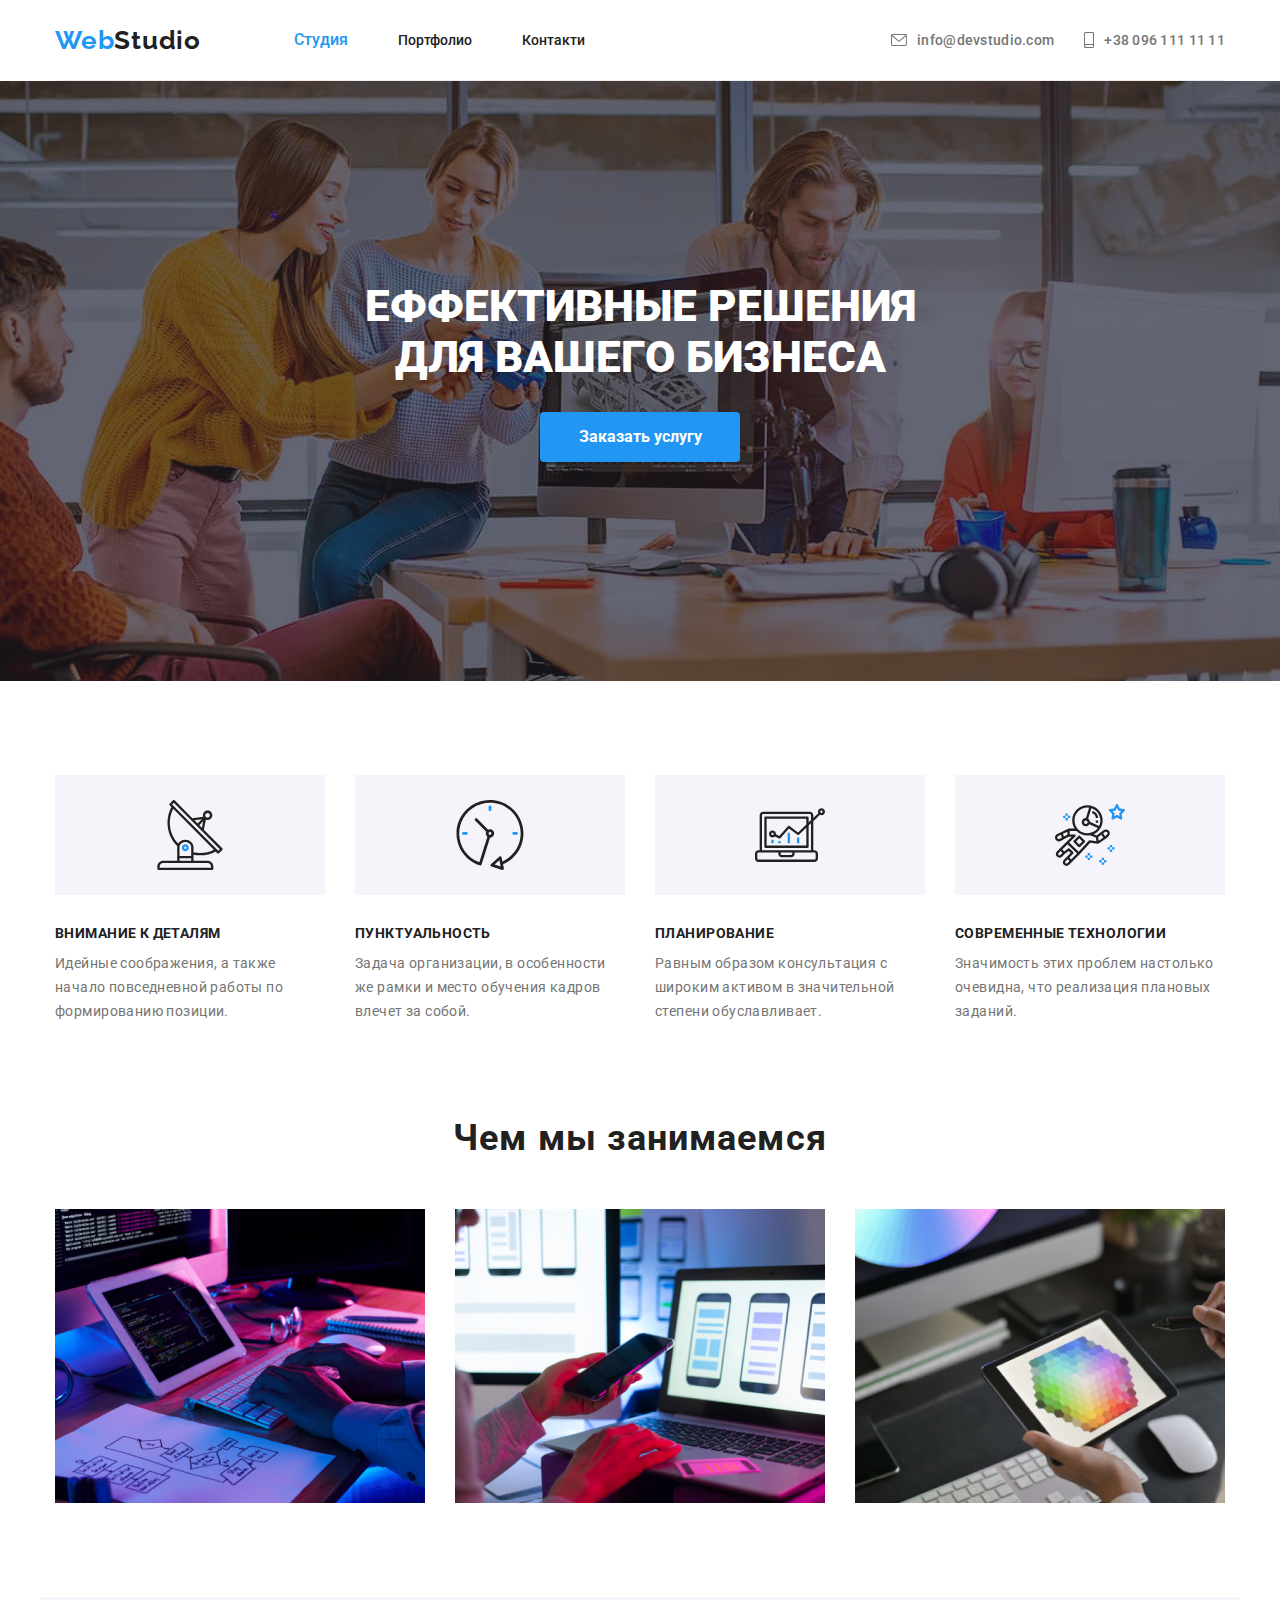
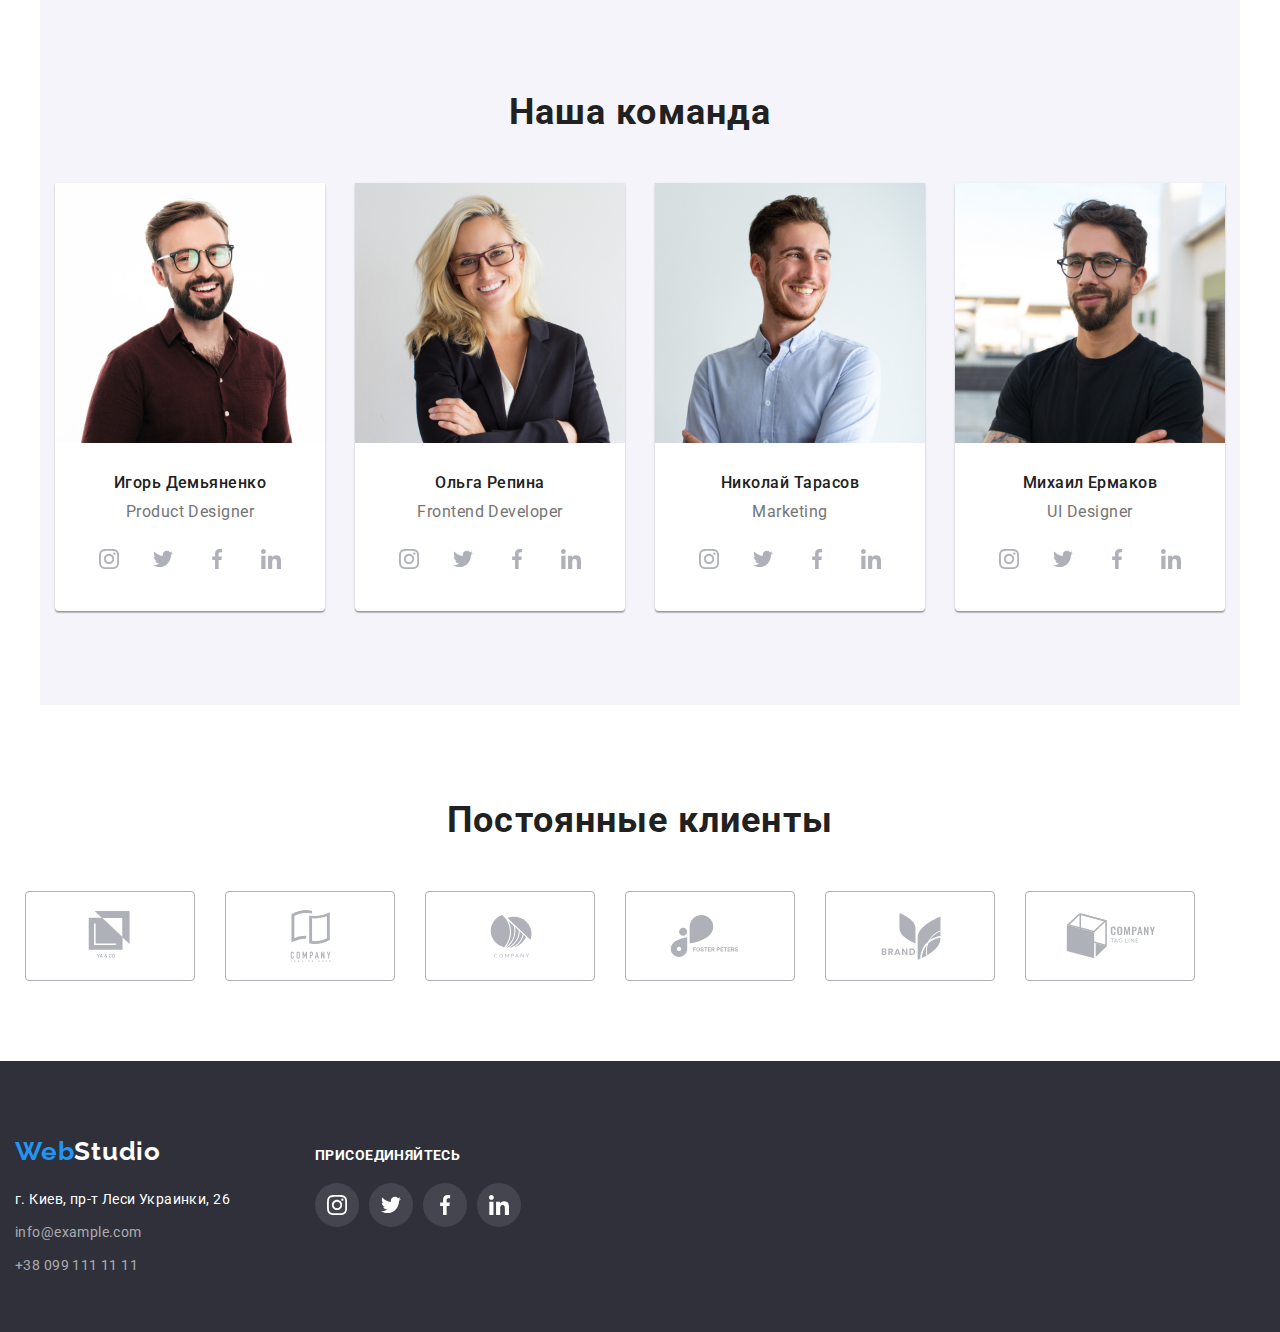
<file: index.html>
<!DOCTYPE html>
<html lang="ru">

<head>
    <meta charset="UTF-8">
    <meta name="viewport" content="width=device-width, initial-scale=1.0">
    <title>WebStudio</title>
    <link
        href="https://fonts.googleapis.com/css2?family=Raleway:wght@700&family=Roboto:wght@400;500;700;900&display=swap"
        rel="stylesheet">
    <link rel="stylesheet" href="./css/normalize.css">
    <link rel="stylesheet" href="./css/style.css">

</head>

<body>

    <!-- Шапка-->
    <header>
        <div class="container-header">
        <nav class="main-nav">
            <a class="logo">Web<span class="text">Studio</span></a>

            <ul class="social-links">
                <li class="item"><a href="" class="links">Студия</a></li>
                <li class="item"><a href="./portfolio.html" class="link">Портфолио</a></li>
                <li class="item"><a href="" class="link">Контакти</a></li>
            </ul>
        
               
        <ul class="social-links-info">
            <li class="item">
                <a href="mailto:info@example.com" class="contacts-mail" aria-label="envelope">
                <svg class="icon" width="16" height="12">
                    <use href="./images/iconssvg/symbol-defs.svg#icon-envelope-hover"></use>
                </svg>
                info@devstudio.com</a>
            </li>
            <li class="item">
                <a href="tel:+380961111111" class="contacts-tel" aria-label="smartphone">
                <svg class="icon" width="10" height="16">
                    <use href="./images/iconssvg/symbol-defs.svg#icon-smartphone"></use>
                </svg>
                +38 096 111 11 11</a>
            </li>
        </ul>
        </nav>
        </div>
    </header>

    <!--Преимущества-->
    <main>
    <section class="hero-overlay">
        <div class="conteiner-hero">
            <h1 class="name">ЕФФЕКТИВНЫЕ РЕШЕНИЯ <br />ДЛЯ ВАШЕГО БИЗНЕСА</h1>
            <a href="" class="current">Заказать услугу</a>
        </div>
    </section>
    
    <section>
        <div class="conteiner-feature">
        <ul class="card-set">

            <li class="item-set">
                <svg class="list-set" width="70" height="70">
                    <use href="./images/iconssvg/symbol-defs.svg#icon-antenna-1"></use>
                </svg>
                <h3 class="feature">Внимание к деталям</h3>
                <p class="feature-info">Идейные соображения, а также начало повседневной
                    работы по формированию позиции.
                </p>
            </li>

            <li class="item-set">
                <svg class="list-set" width="70" height="70">
                    <use href="./images/iconssvg/symbol-defs.svg#icon-clock"></use>
                </svg>
                <h3 class="feature">Пунктуальность</h3>
                <p class="feature-info">Задача организации,
                    в особенности же рамки и место обучения кадров влечет за собой.
                </p>
            </li>

            <li class="item-set">
                <svg class="list-set" width="70" height="70">
                    <use href="./images/iconssvg/symbol-defs.svg#icon-diagram"></use>
                </svg>
                <h3 class="feature">Планирование</h3>
                <p class="feature-info">Равным образом консультация
                    с широким активом в значительной степени обуславливает.
                </p>
            </li>

            <li class="item-set">
                <svg class="list-set" width="70" height="70">
                    <use href="./images/iconssvg/symbol-defs.svg#icon-astronaut"></use>
                </svg>
                <h3 class="feature">Современные технологии</h3>
                <p class="feature-info">Значимость этих проблем настолько очевидна,
                    что реализация плановых заданий.
                </p>
            </li>
        </ul>
        </div>
    </section>
    

        <!-- Примеры работ-->
        <section>
            <div class="conteiner-main">
            <h2 class="main">Чем мы занимаемся</h2>
            <ul class="card">

                <li class="images">
                    <a href="">
                        <img src="./images/img.png" alt="кодирование программы" />
                    </a>
                </li>

                <li class="images">
                    <a href="">
                        <img src="./images/img(1).png" alt="сопряжение тефефона с ноутбуком" />
                    </a>
                </li>

                <li class="images">
                    <a href="">
                        <img src="./images/img(2).png" alt="рисунок на планшете" />
                    </a>
                </li>
            </ul>
            </div>
        </section>

        <!-- Команда-->
        <section>
            <div class="conteiner-team">
            <h2 class="main-team">Наша команда</h2>
            <ul class="team-item">

                <li class="team-images">
                    
                        <div class="list-card">
                        <a href="">
                          <img src="./images/img(3).jpg" alt="мужчина в коричневой рубашке и очках" />
                        </a>
                        </div>

                        <div class="team-list">
                          <h3 class="team">Игорь Демьяненко</h3>
                          <p lang="en" class="team-card">Product Designer</p> 
                        
                    
                    <ul class="cocial-link">
                        <li class="cocial-list">
                            <a href="" class="cocial-item">
                                <svg class="icon-svg" width="20" height="20">
                                    <use href="./images/iconssvg/symbol-defs.svg#icon-instagram"></use>
                                </svg>
                            </a>
                        </li>

                        <li class="cocial-list">
                            <a href="" class="cocial-item">
                                <svg class="icon-svg" width="20" height="20">
                                    <use href="./images/iconssvg/symbol-defs.svg#icon-twitter"></use>
                                </svg>
                            </a>
                        </li>

                        <li class="cocial-list">
                            <a href="" class="cocial-item">
                                <svg class="icon-svg" width="20" height="20">
                                    <use href="./images/iconssvg/symbol-defs.svg#icon-facebook"></use>
                                </svg>
                            </a>
                        </li>

                        <li class="cocial-list">
                            <a href="" class="cocial-item">
                                <svg class="icon-svg" width="20" height="20">
                                    <use href="./images/iconssvg/symbol-defs.svg#icon-linkedin"></use>
                                </svg>
                            </a>
                        </li>
                    </ul>
                    </div>
                </li>
               

                <li class="team-images">
                   
                        <div class="list-card">
                        <a href="">
                          <img src="./images/img(4).jpg" alt="женщина в очках и черном пиджаке" />
                        </a>
                        </div>

                        <div class="team-list">
                          <h3 class="team">Ольга Репина</h3>
                          <p lang="en" class="team-card">Frontend Developer</p>  
                        
                    <ul class="cocial-link">
                        <li class="cocial-list">
                            <a href="" class="cocial-item">
                                <svg class="icon-svg" width="20" height="20">
                                    <use href="./images/iconssvg/symbol-defs.svg#icon-instagram"></use>
                                </svg>
                            </a>
                        </li>

                        <li class="cocial-list">
                            <a href="" class="cocial-item">
                                <svg class="icon-svg" width="20" height="20">
                                    <use href="./images/iconssvg/symbol-defs.svg#icon-twitter"></use>
                                </svg>
                            </a>
                        </li>

                        <li class="cocial-list">
                            <a href="" class="cocial-item">
                                <svg class="icon-svg" width="20" height="20">
                                    <use href="./images/iconssvg/symbol-defs.svg#icon-facebook"></use>
                                </svg>
                            </a>
                        </li>
                        
                        <li class="cocial-list">
                            <a href="" class="cocial-item">
                                <svg class="icon-svg" width="20" height="20">
                                    <use href="./images/iconssvg/symbol-defs.svg#icon-linkedin"></use>
                                </svg>
                            </a>
                        </li>
                    </ul>
                    </div>
                </li>

                <li class="team-images">
                    
                        <div class="list-card">
                        <a href="">
                          <img src="./images/img(5).jpg" alt="мужчина в голубой рубашке" />
                        </a>
                        </div>
                        
                        <div class="team-list">
                          <h3 class="team">Николай Тарасов</h3>
                          <p lang="en" class="team-card">Marketing</p> 
                                           
                    <ul class="cocial-link">
                        <li class="cocial-list">
                            <a href="" class="cocial-item">
                                <svg class="icon-svg" width="20" height="20">
                                    <use href="./images/iconssvg/symbol-defs.svg#icon-instagram"></use>
                                </svg>
                            </a>
                        </li>
                        
                        <li class="cocial-list">
                            <a href="" class="cocial-item">
                                <svg class="icon-svg" width="20" height="20">
                                    <use href="./images/iconssvg/symbol-defs.svg#icon-twitter"></use>
                                </svg>
                            </a>
                        </li>
                        
                        <li class="cocial-list">
                            <a href="" class="cocial-item">
                                <svg class="icon-svg" width="20" height="20">
                                    <use href="./images/iconssvg/symbol-defs.svg#icon-facebook"></use>
                                </svg>
                            </a>
                        </li>
                        
                        <li class="cocial-list">
                            <a href="" class="cocial-item">
                                <svg class="icon-svg" width="20" height="20">
                                    <use href="./images/iconssvg/symbol-defs.svg#icon-linkedin"></use>
                                </svg>
                            </a>
                        </li>
                    </ul>
                    </div>
                </li>
                
                <li class="team-images">
                   
                        <div class="list-card">
                        <a href="">
                          <img src="./images/img(6).jpg" alt="мужчина в черной футболке и очках" />
                        </a>
                        </div>

                        <div class="team-list">
                          <h3 class="team">Михаил Ермаков</h3>
                          <p lang="en" class="team-card">UI Designer</p>
                                              
                    <ul class="cocial-link">
                        <li class="cocial-list">
                            <a href="" class="cocial-item">
                                <svg class="icon-svg" width="20" height="20">
                                    <use href="./images/iconssvg/symbol-defs.svg#icon-instagram"></use>
                                </svg>
                            </a>
                        </li>
                        
                        <li class="cocial-list">
                            <a href="" class="cocial-item">
                                <svg class="icon-svg" width="20" height="20">
                                    <use href="./images/iconssvg/symbol-defs.svg#icon-twitter"></use>
                                </svg>
                            </a>
                        </li>
                        
                        <li class="cocial-list">
                            <a href="" class="cocial-item">
                                <svg class="icon-svg" width="20" height="20">
                                    <use href="./images/iconssvg/symbol-defs.svg#icon-facebook"></use>
                                </svg>
                            </a>
                        </li>
                        
                        <li class="cocial-list">
                            <a href="" class="cocial-item">
                                <svg class="icon-svg" width="20" height="20">
                                    <use href="./images/iconssvg/symbol-defs.svg#icon-linkedin"></use>
                                </svg>
                            </a>
                        </li>
                    </ul>
                    </div>
                </li>
            </ul>
            </div>
        </section>

        <!-- Клиенты -->
        <section>
            <div class="conteiner-client">
            <h2 class="client">Постоянные клиенты</h2>

            <ul class="list-client">
                <li class="clients-logo">
                    <svg class="clients-svg" width="170" height="90">
                        <use href="./images/iconssvg/symbol-defs.svg#icon-logo-1"></use>
                    </svg>
                </li>

                <li class="clients-logo">
                    <svg class="clients-svg" width="170" height="90">
                        <use href="./images/iconssvg/symbol-defs.svg#icon-logo-2"></use>
                    </svg>
                </li>

                <li class="clients-logo">
                    <svg class="clients-svg" width="170" height="90">
                        <use href="./images/iconssvg/symbol-defs.svg#icon-logo-3"></use>
                    </svg>
                </li>

                <li class="clients-logo">
                    <svg class="clients-svg" width="170" height="90">
                        <use href="./images/iconssvg/symbol-defs.svg#icon-logo-4"></use>
                    </svg>
                </li>

                <li class="clients-logo">
                    <svg class="clients-svg" width="170" height="90">
                        <use href="./images/iconssvg/symbol-defs.svg#icon-logo-5"></use>
                    </svg>
                </li>

                <li class="clients-logo">
                    <svg class="clients-svg" width="170" height="90">
                        <use href="./images/iconssvg/symbol-defs.svg#icon-logo-6"></use>
                    </svg>
                </li>
            </ul>
            </div>

        </section>
    </main>

    <!-- Подвал-->
    <footer class="footer">
        <div class="conteiner-info">
        <div class="conteiner-footer">
            <a class="logo-footer">Web<span class="span">Studio</span></a>
        
            <address class="address-link">
            
                <p class="link-info address">г. Киев, пр-т Леси Украинки, 26</p>
            
                <p class="link-info">
                    <a href="mailto:info@example.com" class="info">info@example.com</a>
                </p>
            
                <p class="link-info">
                    <a href="tel:+380991111111" class="info">+38 099 111 11 11</a>
                </p>
            </address>
        </div>

            <div class="cocial-icons">
                <h3 class="info-text">ПРИСОЕДИНЯЙТЕСЬ</h3>
            
                <ul class="list-info">
                    <li class="icon-list">
                        <a href="" class="cocial-info">
                            <svg class="icons-svg" width="20" height="20">
                                <use href="./images/iconssvg/symbol-defs.svg#icon-instagram"></use>
                            </svg>
                        </a>
                    </li>
            
                    <li class="icon-list">
                        <a href="" class="cocial-info">
                            <svg class="icons-svg" width="20" height="20">
                                <use href="./images/iconssvg/symbol-defs.svg#icon-twitter"></use>
                            </svg>
                        </a>
                    </li>
            
                    <li class="icon-list">
                        <a href="" class="cocial-info">
                            <svg class="icons-svg" width="20" height="20">
                                <use href="./images/iconssvg/symbol-defs.svg#icon-facebook"></use>
                            </svg>
                        </a>
                    </li>
            
                    <li class="icon-list">
                        <a href="" class="cocial-info">
                            <svg class="icons-svg" width="20" height="20">
                                <use href="./images/iconssvg/symbol-defs.svg#icon-linkedin"></use>
                            </svg>
                        </a>
                    </li>
                </ul>
            </div>   
            </div>
    </footer>

</body>

</html>
</file>
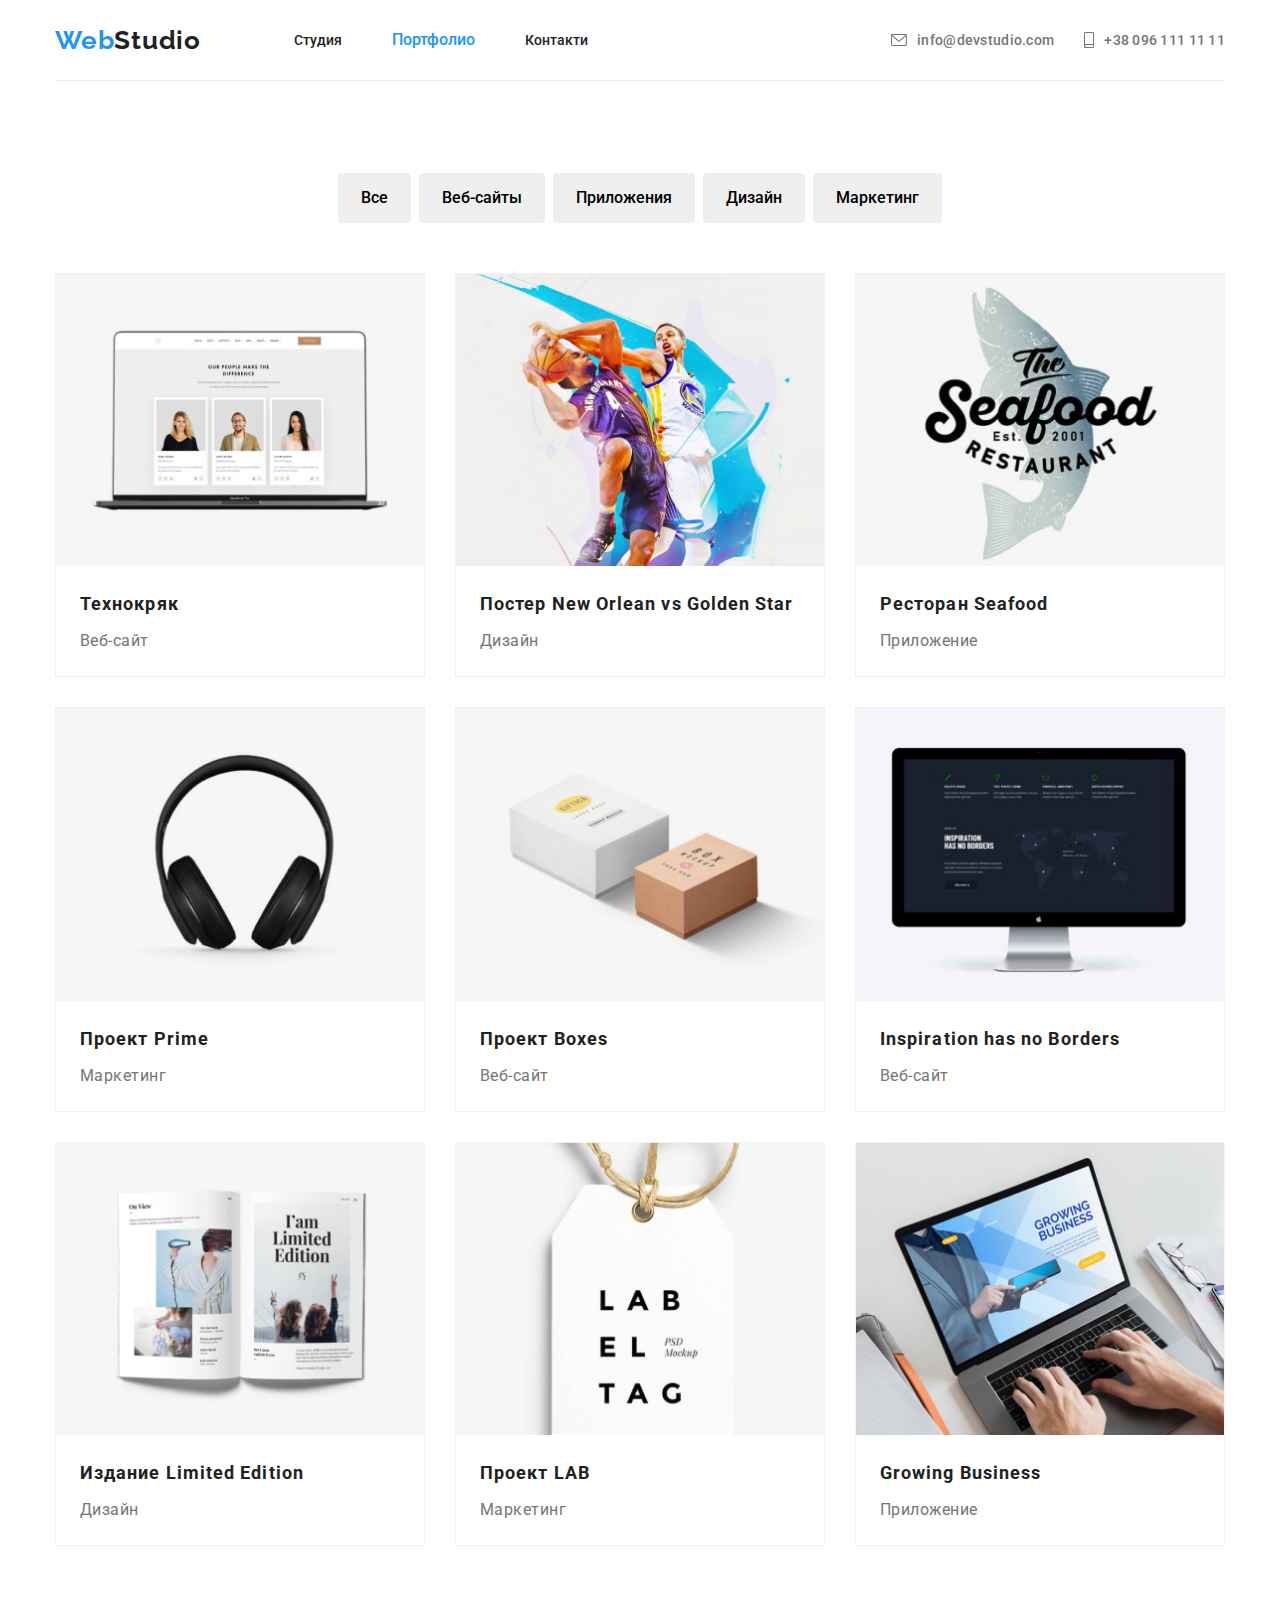
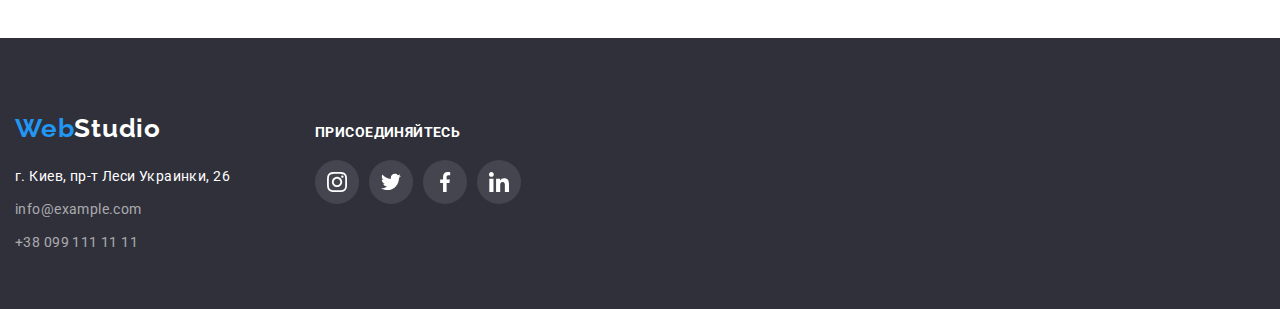
<file: portfolio.html>
<!DOCTYPE html>
<html lang="ru">

<head>
    <meta charset="UTF-8">
    <meta name="viewport" content="width=device-width, initial-scale=1.0">
    <title>portfolio</title>
    <link
        href="https://fonts.googleapis.com/css2?family=Raleway:wght@700&family=Roboto:wght@400;500;700;900&display=swap"
        rel="stylesheet">
    <link rel="stylesheet" href="./css/normalize.css">
    <link rel="stylesheet" href="./css/style.css">

</head>

<body>

    <!-- Шапка-->

    <header>
        <div class="container-header">
            <nav class="main-nav">
                <a class="logo">Web<span class="text">Studio</span></a>
    
                <ul class="social-links">
                    <li class="item"><a href="./index.html" class="link">Студия</a></li>
                    <li class="item"><a href="" class="link-current">Портфолио</a></li>
                    <li class="item"><a href="" class="link">Контакти</a></li>
                </ul>
            
    
        <ul class="social-links-info">
            <li class="item">
                <a href="mailto:info@example.com" class="contacts-mail" aria-label="envelope">
                    <svg class="icon" width="16" height="12">
                        <use href="./images/iconssvg/symbol-defs.svg#icon-envelope-hover"></use>
                    </svg>
                    info@devstudio.com</a>
            </li>
            <li class="item">
                <a href="tel:+380961111111" class="contacts-tel" aria-label="smartphone">
                    <svg class="icon" width="10" height="16">
                        <use href="./images/iconssvg/symbol-defs.svg#icon-smartphone"></use>
                    </svg>
                    +38 096 111 11 11</a>
            </li>
        </ul>
            </nav>
        </div>
    </header>

    <!--Портфолио-->
    <main>

        <section class="portfolio">
            <div class="conteiner-portfolio">
            <h1 class="none">Портфолио</h1>

            <ul class="list-button">
                <li class="section-button">
                    <a href=""><button class="section-btn">Все</button></a>
                </li>

                <li class="section-button">
                    <a href=""><button class="section-btn">Веб-сайты</button></a>
                </li>

                <li class="section-button">
                    <a href=""><button class="section-btn">Приложения</button></a>
                </li>

                <li class="section-button">
                    <a href=""><button class="section-btn">Дизайн</button></a>
                </li>

                <li class="section-button">
                    <a href=""><button class="section-btn">Маркетинг</button></a>
                </li>
            </ul>

            <ul class="list-portfolio">
                <li class="card-portfolio">
                    <a  href="" class="art-card">
                        <div class="card-list">
                            <img src="./images/portfolio.img/img.jpg" alt="ноутбук" />
                        </div>                    

                        <div class="card-item">
                            <h2 class="portfolio-info">Технокряк</h2>
                            <p class="portfolio-finger">Веб-сайт</p>
                        </div>
                    </a>
                </li>

                <li class="card-portfolio">
                    <a href="" class="art-card">
                        <div class="card-list">
                            <img src="./images/portfolio.img/img(1).jpg" alt="баскетболисты" />
                        </div>
                    
                        <div class="card-item">
                            <h2 lang="en" class="portfolio-info">Постер New Orlean vs Golden Star</h2>
                            <p class="portfolio-finger">Дизайн</p>
                        </div>
                    </a>
                </li>

                <li class="card-portfolio">
                    <a href="" class="art-card">
                        <div class="card-list">
                            <img src="./images/portfolio.img/img(2).jpg" alt="марка" />
                        </div>
                   
                        <div class="card-item">
                            <h2 lang="en" class="portfolio-info">Ресторан Seafood</h2>
                            <p class="portfolio-finger">Приложение</p>
                        </div>
                    </a>
                </li>

                <li class="card-portfolio">
                    <a href="" class="art-card">
                        <div class="card-list">
                            <img src="./images/portfolio.img/img(3).jpg" alt="наушники" />
                        </div>                    

                        <div class="card-item">
                            <h2 lang="en" class="portfolio-info">Проект Prime</h2>
                            <p class="portfolio-finger">Маркетинг</p>
                        </div>
                    </a>
                </li>

                <li class="card-portfolio">
                    <a href="" class="art-card">
                        <div class="card-list">
                            <img src="./images/portfolio.img/img(4).jpg" alt="две коробки" />
                        </div>
                    
                        <div class="card-item">
                            <h2 lang="en" class="portfolio-info">Проект Boxes</h2>
                            <p class="portfolio-finger">Веб-сайт</p>
                        </div>
                    </a>
                </li>

                <li class="card-portfolio">
                    <a href="" class="art-card">
                        <div class="card-list">
                            <img src="./images/portfolio.img/img(5).jpg" alt="монитор компьютера" />
                        </div>

                        <div class="card-item">
                            <h2 lang="en" class="portfolio-info">Inspiration has no Borders</h2>
                            <p class="portfolio-finger">Веб-сайт</p>
                        </div>
                    </a>
                </li>

                <li class="card-portfolio">
                    <a href="" class="art-card">
                        <div class="card-list">
                            <img src="./images/portfolio.img/img(6).jpg" alt="журнал" />
                        </div>

                        <div class="card-item">
                            <h2 lang="en" class="portfolio-info">Издание Limited Edition</h2>
                            <p class="portfolio-finger">Дизайн</p>
                        </div>
                    </a>
                </li>

                <li class="card-portfolio">
                    <a href="" class="art-card">
                        <div class="card-list">
                            <img src="./images/portfolio.img/img(7).jpg" alt="бирка" />
                        </div>                    

                        <div class="card-item">
                            <h2 lang="en" class="portfolio-info">Проект LAB</h2>
                            <p class="portfolio-finger">Маркетинг</p>
                        </div>
                    </a>
                </li>

                <li class="card-portfolio">
                    <a href="" class="art-card">
                        <div class="card-list">
                            <img src="./images/portfolio.img/img(8).jpg" alt="работа за ноутбуком" />
                        </div>                    

                        <div class="card-item">
                            <h2 lang="en" class="portfolio-info">Growing Business</h2>
                            <p class="portfolio-finger">Приложение</p>
                        </div>
                    </a>
                </li>
            </ul>
            </div>
        </section>
    </main>

    <!-- Подвал-->

<footer class="footer">
    <div class="conteiner-info">
        <div class="conteiner-footer">
            <a class="logo-footer">Web<span class="span">Studio</span></a>

            <address class="address-link">

                <p class="link-info address">г. Киев, пр-т Леси Украинки, 26</p>

                <p class="link-info">
                    <a href="mailto:info@example.com" class="info">info@example.com</a>
                </p>

                <p class="link-info">
                    <a href="tel:+380991111111" class="info">+38 099 111 11 11</a>
                </p>
            </address>
        </div>

        <div class="cocial-icons">
            <h3 class="info-text">ПРИСОЕДИНЯЙТЕСЬ</h3>

            <ul class="list-info">
                <li class="icon-list">
                    <a href="" class="cocial-info">
                        <svg class="icons-svg" width="20" height="20">
                            <use href="./images/iconssvg/symbol-defs.svg#icon-instagram"></use>
                        </svg>
                    </a>
                </li>

                <li class="icon-list">
                    <a href="" class="cocial-info">
                        <svg class="icons-svg" width="20" height="20">
                            <use href="./images/iconssvg/symbol-defs.svg#icon-twitter"></use>
                        </svg>
                    </a>
                </li>

                <li class="icon-list">
                    <a href="" class="cocial-info">
                        <svg class="icons-svg" width="20" height="20">
                            <use href="./images/iconssvg/symbol-defs.svg#icon-facebook"></use>
                        </svg>
                    </a>
                </li>

                <li class="icon-list">
                    <a href="" class="cocial-info">
                        <svg class="icons-svg" width="20" height="20">
                            <use href="./images/iconssvg/symbol-defs.svg#icon-linkedin"></use>
                        </svg>
                    </a>
                </li>
            </ul>
        </div>
    </div>
</footer>


</body>

</html>
</file>
<file: css/style.css>
:root {
  --white-text: rgba(255, 255, 255, 1);
  --blue-text: rgba(33, 150, 243, 1);
  --black-text: rgba(33, 33, 33, 1);
  --pepel-text: rgba(117, 117, 117, 1);
  --background-section-one: rgba(47, 48, 58, 1);
  --background-section-four: rgba(245, 244, 250, 1);
  --footer-adress: rgba(255, 255, 255, 0.6);
  --white-list: rgba(255, 255, 255, 1);

  --border: rgba(236, 236, 236, 1);
  --border-card: rgba(238, 238, 238, 0.8);
  --header-backgraund: rgba(255, 255, 255, 0.1);

  /* icon */

  --icon-cocial: rgba(175, 177, 184, 1);
  --icon-background: rgba(245, 244, 250, 1);
}

body {
  color: var(--black-text);
  font-family: Roboto, sans-serif;
}

h1,
h2,
h3,
h4,
h5,
h6,
p {
  margin: 0;
}

img {
  display: block;
  max-width: 100%;
  height: auto;
}

/* header */

.container-header {
  width: 1200px;
  padding-left: 15px;
  padding-right: 15px;
  margin-left: auto;
  margin-right: auto;
  align-items: center;
}

.main-nav {
  display: flex;
  align-items: center;
  border-bottom: 1px solid var(--border);
  margin-bottom: 0;
}

.social-links {
  display: flex;
  margin: 0;
  padding-left: 93px;
}

.social-links > .item:not(:last-child) {
  margin-right: 50px;
}

.social-links-info {
  display: flex;
  margin-left: auto;
}

.item .icon {
  margin-right: 10px;
  align-items: center;
}

.social-links-info .item:hover .contacts-mail,
.social-links-info .item:focus .contacts-mail,
.social-links-info .item:hover .contacts-tel,
.social-links-info .item:focus .contacts-tel {
  color: var(--blue-text);
}

.social-links-info .item:hover .icon,
.social-links-info .item:focus .icon {
  fill: var(--blue-text);
}

.social-links-info > .item:not(:last-child) {
  margin-right: 30px;
}

.logo {
  color: var(--blue-text);
  font-family: Raleway, sans-serif;
  font-weight: 700;
  font-size: 26px;
  line-height: 31px;
  letter-spacing: 0.03em;

  padding-top: 25px;
  padding-bottom: 24px;
}

.text {
  font-family: Raleway, sans-serif;
  color: var(--black-text);
  letter-spacing: 0.03em;
}

.social-links .link {
  color: var(--black-text);
  font-style: normal;
  font-weight: 500;
  font-size: 14px;
  cursor: pointer;
}

.social-links .link:hover,
.social-links .link:focus {
  color: var(--blue-text);
  background: var(--white-text);
  text-decoration: none;
}

.social-links .current {
  color: var(--blue-text);
}

.links {
  font-style: normal;
  font-weight: 500;
  cursor: pointer;
  color: var(--blue-text);
}

.link-current {
  font-style: normal;
  font-weight: 500;
  cursor: pointer;
  color: var(--blue-text);
}

.item .icon {
  fill: var(--pepel-text);
}

.contacts-mail {
  display: flex;
  align-items: center;
  font-style: normal;
  font-weight: 500;
  font-size: 14px;
  line-height: 16px;
  letter-spacing: 0.02em;
  color: var(--pepel-text);
  cursor: pointer;
}

.contacts-tel {
  display: flex;
  align-items: center;
  font-style: normal;
  font-weight: 500;
  font-size: 14px;
  line-height: 16px;
  letter-spacing: 0.02em;
  color: var(--pepel-text);
}

/* hero */

.hero-overlay {
  max-width: 1600px;
  height: 600px;
  margin-left: auto;
  margin-right: auto;
  background-image: linear-gradient(
      to right,
      rgba(47, 48, 58, 0.4),
      rgba(47, 48, 58, 0.4)
    ),
    url(../images/header.jpg);
  background-repeat: no-repeat;
  background-size: auto;
  background-position: center;
}

.hero {
  background: var(--background-section-one);

  padding-left: 15px;
  padding-right: 15px;
  margin-left: auto;
  margin-right: auto;
  align-items: center;
}

.conteiner-hero {
  text-align: center;
  padding-top: 200px;
  padding-bottom: 200px;
  width: 1200px;
  margin: 0 auto;
}

.name {
  font-style: normal;
  font-weight: 900;
  font-size: 44px;
  color: var(--white-text);

  margin-bottom: 30px;
}

.current {
  font-style: normal;
  font-weight: bold;
  font-size: 16px;
  color: var(--white-text);
  background: var(--blue-text);

  display: flex;
  justify-content: center;
  align-items: center;
  height: 50px;
  width: 200px;
  padding-top: 10px;
  padding-bottom: 10px;
  margin-left: auto;
  margin-right: auto;
  border-radius: 4px;
}

/* критерии */

.feature {
  font-style: normal;
  font-weight: bold;
  font-size: 14px;
  line-height: 16px;
  letter-spacing: 0.03em;
  text-transform: uppercase;
  color: var(--black-text);
}

.conteiner-feature {
  width: 1200px;
  padding-left: 15px;
  padding-right: 15px;
  padding-top: 94px;
  margin-left: auto;
  margin-right: auto;
}

.card-set {
  display: flex;
  flex-wrap: wrap;
  margin-top: 0;
  margin-bottom: 0;
  padding-left: 0;
  margin-right: -30px;
}

.item-set {
  flex-basis: calc(100% / 4 - 30px);
  margin-right: 30px;
}

.item-set h3 {
  margin-top: 0;
  margin-bottom: 10px;
  font-size: 14px;
}

.item-set p {
  width: 270px;
}

.feature-info {
  font-style: normal;
  font-weight: normal;
  font-size: 14px;
  line-height: 24px;
  letter-spacing: 0.03em;
  color: var(--pepel-text);
}

.list-set {
  display: flex;
  width: 270px;
  height: 120px;
  background-color: var(--icon-background);
  padding: 25px 100px;
  margin-bottom: 30px;
}

/* main */

.main {
  font-style: normal;
  font-weight: bold;
  font-size: 36px;
  line-height: 42px;
  letter-spacing: 0.03em;
  color: var(--black-text);

  text-align: center;
}

.conteiner-main {
  width: 1200px;
  padding-left: 15px;
  padding-right: 15px;
  padding-top: 94px;
  padding-bottom: 94px;
  margin-left: auto;
  margin-right: auto;
}

.card {
  display: flex;
  flex-wrap: wrap;
  margin-top: 0;
  margin-bottom: 0;
  padding-left: 0;
  padding-top: 50px;
  margin-right: -30px;
}

.images {
  flex-basis: calc(100% / 3 - 30px);
  margin-right: 30px;
}

/* команда */

.conteiner-team {
  width: 1200px;
  padding-left: 15px;
  padding-right: 15px;
  padding-top: 94px;
  padding-bottom: 94px;
  margin-left: auto;
  margin-right: auto;
  background: var(--background-section-four);
}

.main-team {
  font-style: normal;
  font-weight: bold;
  font-size: 36px;
  line-height: 42px;
  letter-spacing: 0.03em;
  color: var(--black-text);
  text-align: center;
  margin-bottom: 50px;
}

.team-item {
  display: flex;
  flex-wrap: wrap;
  padding-left: 0;
  margin-right: -30px;
  margin-top: 0;
  margin-bottom: 0;
}

.team-images {
  background: var(--white-list);
  margin-right: 30px;
  flex-basis: calc(100% / 4 - 30px);
  border-radius: 0px 0px 4px 4px;
  box-shadow: 0px 1px 3px rgba(0, 0, 0, 0.12), 0px 1px 1px rgba(0, 0, 0, 0.14),
    0px 2px 1px rgba(0, 0, 0, 0.2);
}

.team-list {
  text-align: center;
  padding: 30px 32px;
}

.team {
  font-style: normal;
  font-weight: 500;
  font-size: 16px;
  line-height: 19px;
  letter-spacing: 0.03em;
  color: var(--black-text);
  padding-bottom: 10px;
}

.team-card {
  font-style: normal;
  font-weight: normal;
  font-size: 16px;
  line-height: 19px;
  letter-spacing: 0.03em;
  color: var(--pepel-text);
  padding-bottom: 16px;
}

.cocial-link {
  display: flex;
}

.cocial-list {
  margin-right: 10px;
  border-radius: 50%;
}

.cocial-list:last-child {
  margin-right: 0;
}

.cocial-item {
  display: flex;
  width: 44px;
  height: 44px;
  align-items: center;
  justify-content: center;
}

.cocial-item:last-child {
  margin-right: 0;
  padding: 12px;
}

.icon-svg {
  fill: var(--icon-cocial);
}

.cocial-link .cocial-list:hover .icon-svg,
.cocial-link .cocial-list:focus .icon-svg {
  fill: var(--white-text);
}

.cocial-link .cocial-list:hover,
.cocial-link .cocial-list:focus {
  background-color: var(--blue-text);
}

/* Постоянные клиенты */

.conteiner-client {
  width: 1200px;
  padding-left: 15px;
  padding-right: 15px;
  padding-top: 94px;
  padding-bottom: 80px;
  margin-left: auto;
  margin-right: auto;
}

.client {
  font-style: normal;
  font-weight: bold;
  font-size: 36px;
  line-height: 42px;
  text-align: center;
  letter-spacing: 0.03em;
  margin-bottom: 50px;
}

.list-client {
  display: flex;
  justify-content: space-between;
  margin-left: -30px;
  margin-top: 0;
  margin-bottom: 0;
}

.list-client .clients-logo {
  display: flex;
  justify-content: center;
  align-items: center;
  width: 170px;
  height: 90px;
  color: var(--icon-cocial);
  border-radius: 4px;
  border: 1px solid var(--icon-cocial);
  margin-right: 30px;
  flex-basis: calc(100% / 6 - 30px);
  cursor: pointer;
}

.clients-svg {
  fill: currentColor;
}

.list-client .clients-logo:hover .clients-svg,
.list-client .clients-logo:focus .clients-svg {
  fill: var(--blue-text);
  border: 1px solid var(--blue-text);
}

/* address */

.footer {
  background: var(--background-section-one);
}

.conteiner-footer {
  max-width: 1200px;
  padding-left: 15px;
  padding-right: 15px;
  padding-top: 74px;
  padding-bottom: 46px;
}

.conteiner-info {
  display: flex;
  align-items: baseline;
}

.cocial-icons {
  margin-left: 70px;
}

.logo-footer {
  color: var(--blue-text);
  font-family: Raleway, sans-serif;
  font-weight: 700;
  font-size: 26px;
  line-height: 31px;
  letter-spacing: 0.03em;
}

.span {
  font-family: Raleway, sans-serif;
  font-style: normal;
  font-weight: bold;
  font-size: 26px;
  line-height: 31px;
  letter-spacing: 0.03em;
  color: var(--white-text);
}

.info {
  background: var(--background-section-one);
  color: var(--footer-adress);
  font-style: normal;
  font-weight: normal;
  font-size: 14px;
  line-height: 24px;
  letter-spacing: 0.03em;
}

.address-link {
  margin-top: 20px;
  margin-bottom: 9px;
}

.address-link > .link-info:not(:last-child) {
  margin-bottom: 9px;
}

.address {
  font-style: normal;
  font-weight: normal;
  font-size: 14px;
  line-height: 24px;
  letter-spacing: 0.03em;
  color: var(--white-text);
}

.info-text {
  font-style: normal;
  font-weight: bold;
  font-size: 14px;
  line-height: 16px;
  letter-spacing: 0.03em;
  text-transform: uppercase;
  color: var(--white-text);

  padding-top: 86px;
}

.list-info {
  display: flex;
  margin-top: 20px;
  padding: 0;
}

.list-info > .icon-list:not(:last-child) {
  margin-right: 10px;
}

.list-info > .icon-list:hover,
.list-info > .icon-list:focus {
  background-color: var(--blue-text);
}

.icons-svg {
  display: flex;
  align-items: center;
  justify-content: center;
}

.icon-list {
  padding: 12px;
  margin-right: 10px;
  border-radius: 50%;
  background-color: var(--header-backgraund);
}

.icons-svg {
  fill: var(--white-text);
}

/* portfolio */

.none {
  display: none;
}

.portfolio {
  padding-top: 92px;
  padding-bottom: 92px;
}

.conteiner-portfolio {
  max-width: 1200px;
  padding-left: 15px;
  padding-right: 15px;
  margin-left: auto;
  margin-right: auto;
}

.list-button {
  display: flex;
  margin-bottom: 50px;
  justify-content: center;
}

.list-button > .section-button:not(:last-child) {
  margin-right: 8px;
}

.list-button .section-btn {
  display: inline-block;
  border: 1px solid transparent;
  border-radius: 4px;
  padding: 11px 22px;
}

.section-button {
  font-style: normal;
  font-weight: 500;
  font-size: 16px;
  line-height: 26px;
  letter-spacing: 0.03em;
  background: var(--background-section-four);
  color: var(--black-text);
  border-radius: 4px;
}

.section-button .section-btn:hover {
  color: var(--white-text);
  background: var(--blue-text);
  cursor: pointer;
  box-shadow: 0px 3px 1px rgba(0, 0, 0, 0.1), 0px 1px 2px rgba(0, 0, 0, 0.08),
    0px 2px 2px rgba(0, 0, 0, 0.12);
}

.section-btn {
  font-style: normal;
  font-weight: 500;
  font-size: 16px;
  line-height: 26px;
}

/* portfolio-card */

.list-portfolio {
  display: flex;
  flex-wrap: wrap;
  margin-left: -30px;
  margin-top: -30px;
  margin-bottom: 0;
  padding: 0;
}

.list-portfolio > .card-portfolio {
  border: 1px solid var(--border-card);

  margin-left: 30px;
  margin-top: 30px;
  flex-basis: calc(100% / 3 - 30px);
}

.card-item {
  padding: 20px 24px;
}

.portfolio-info {
  font-style: normal;
  font-weight: bold;
  font-size: 18px;
  line-height: 36px;
  letter-spacing: 0.06em;
  color: var(--black-text);
  background: var(--white-list);
}

.portfolio-finger {
  font-style: normal;
  font-weight: normal;
  font-size: 16px;
  line-height: 30px;
  letter-spacing: 0.03em;
  color: var(--pepel-text);
  background: var(--white-list);

  margin-top: 4px;
}

.card-portfolio:hover,
.card-portfolio:focus {
  box-shadow: 0px 1px 1px rgba(0, 0, 0, 0.12), 0px 4px 4px rgba(0, 0, 0, 0.06),
    1px 4px 6px rgba(0, 0, 0, 0.16);
}
</file>
